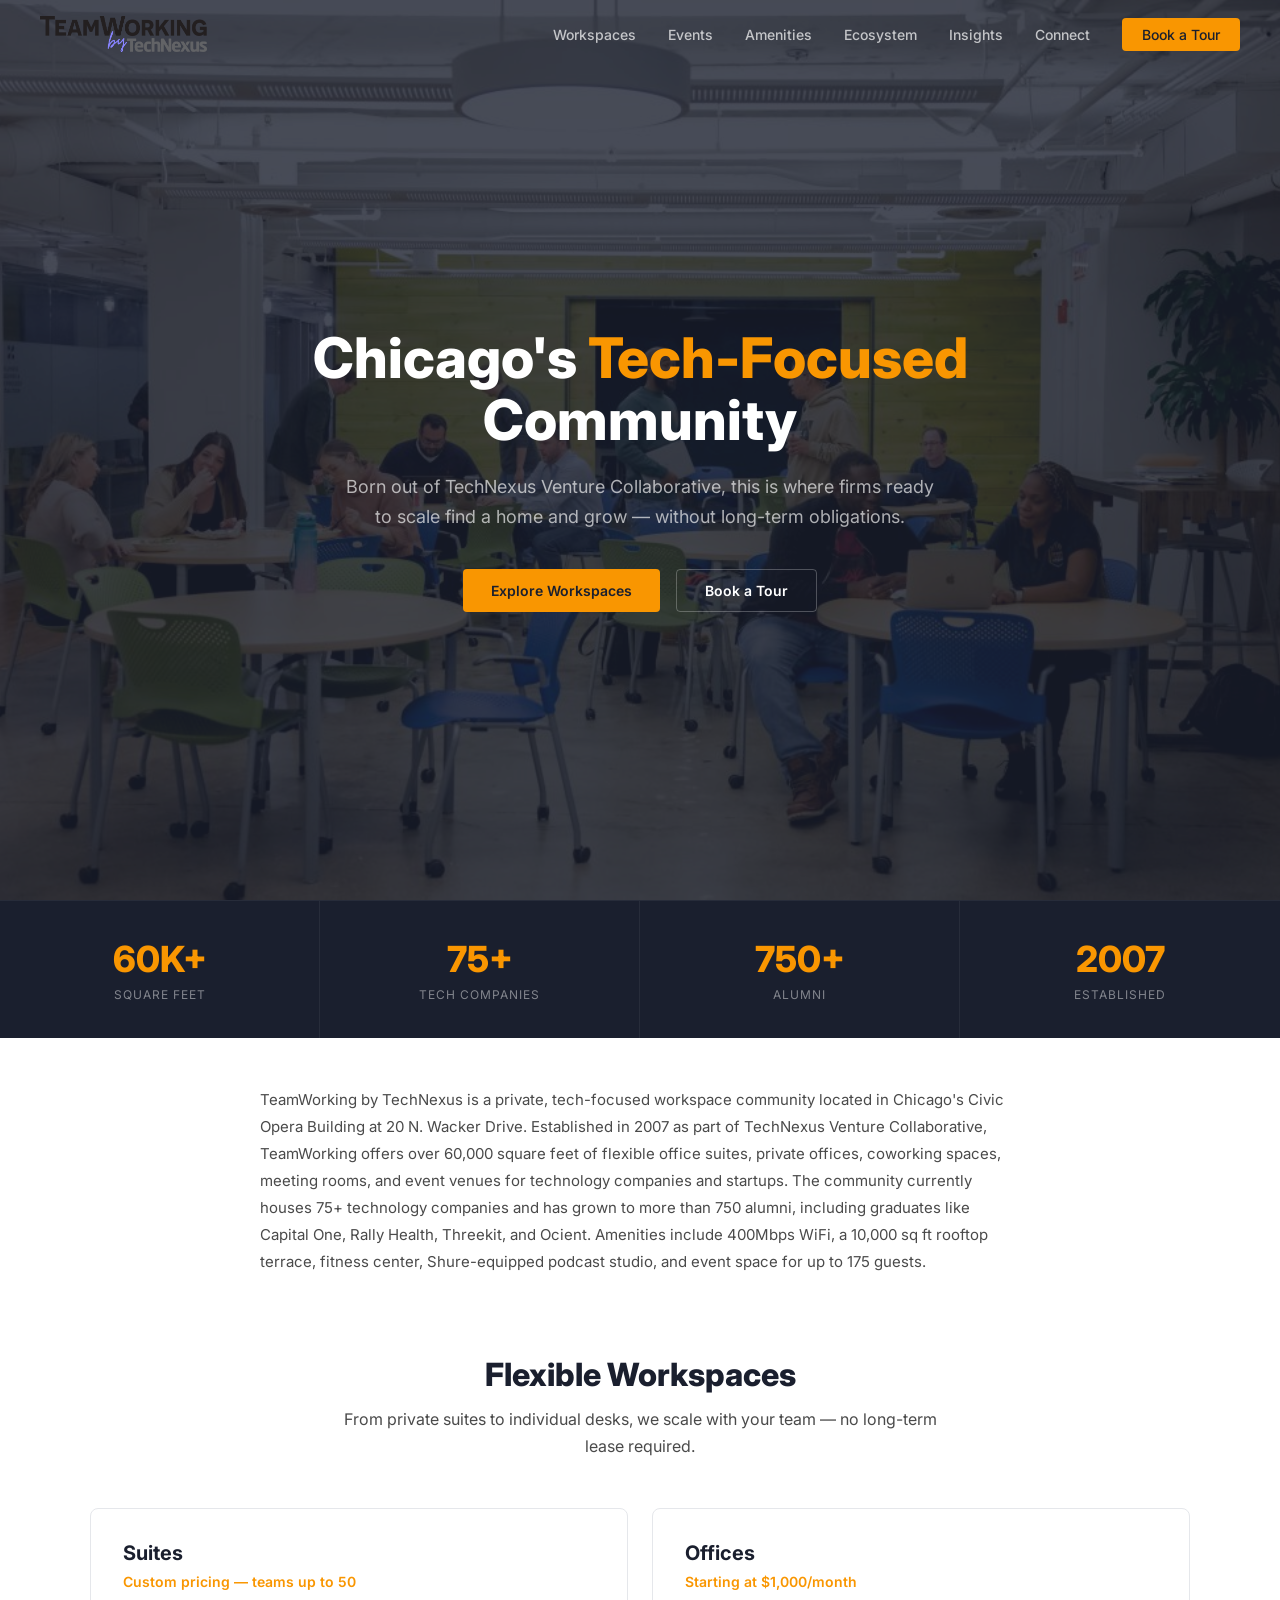
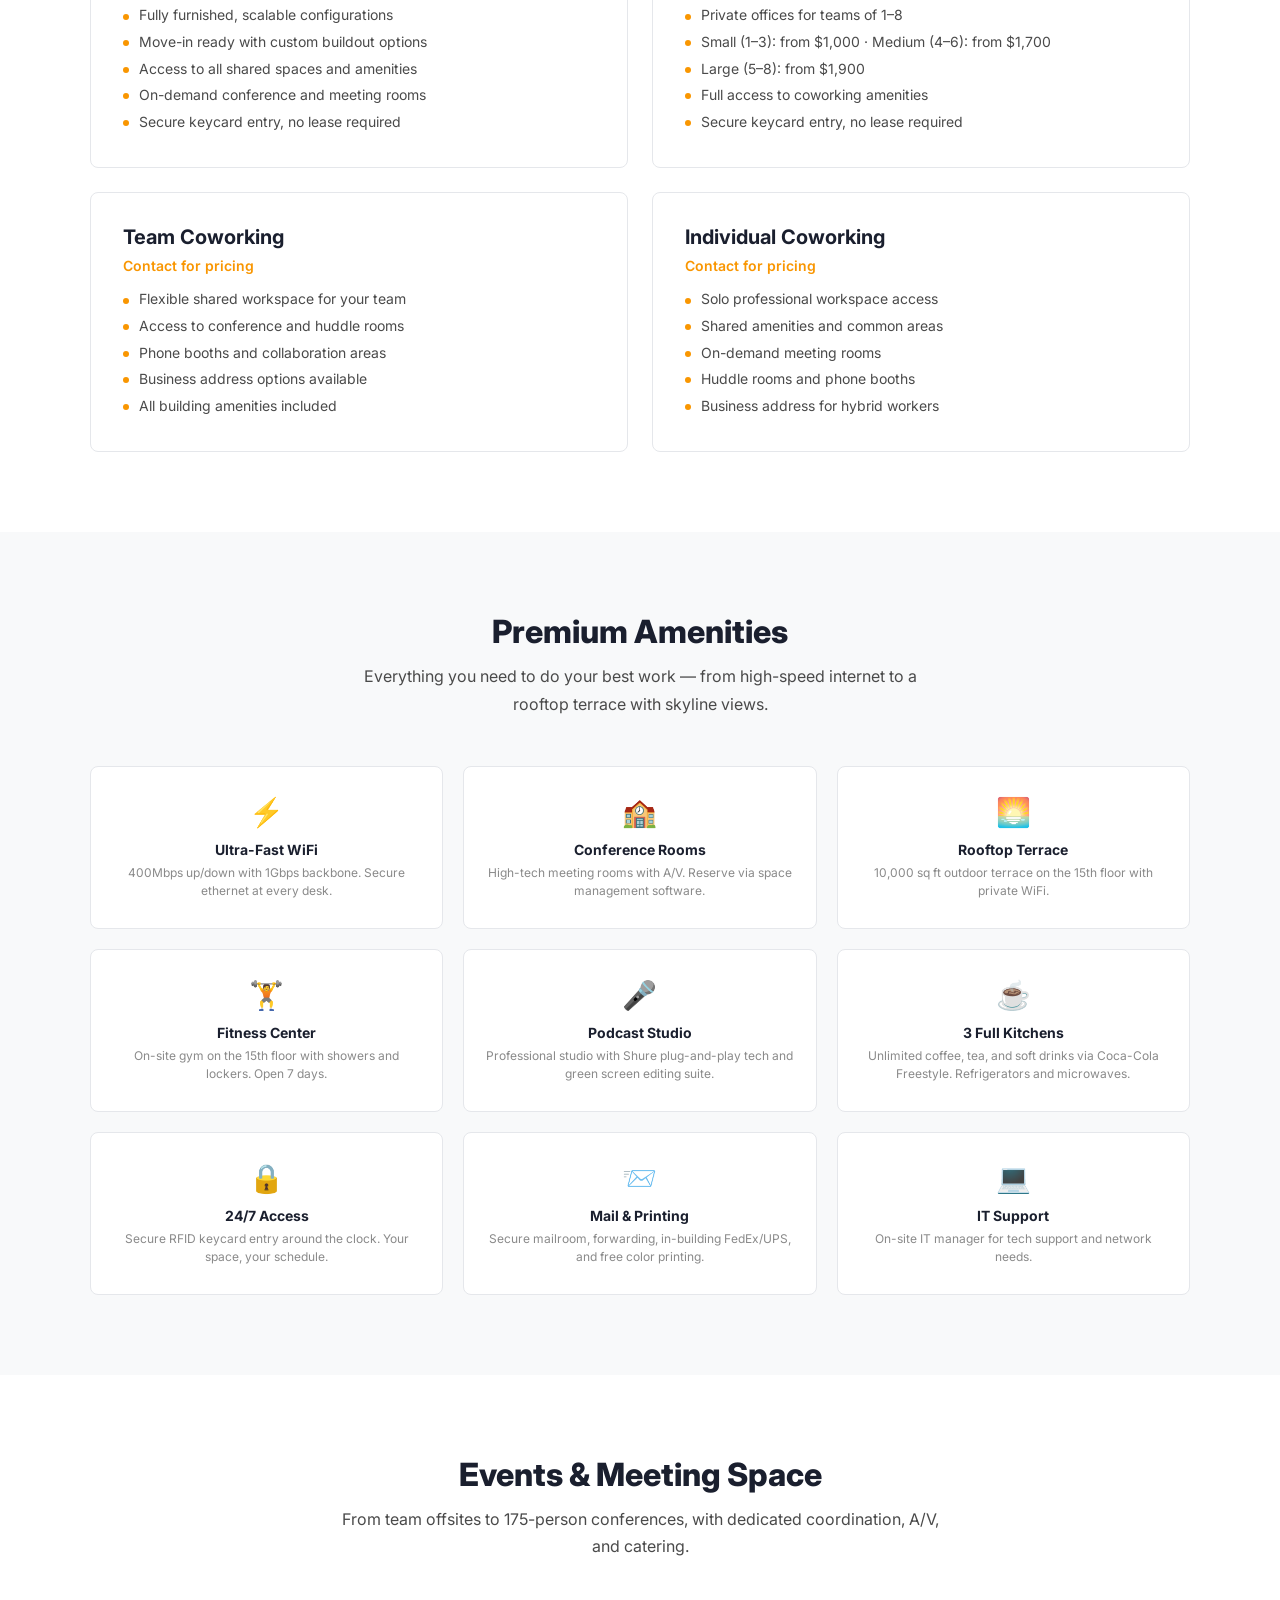
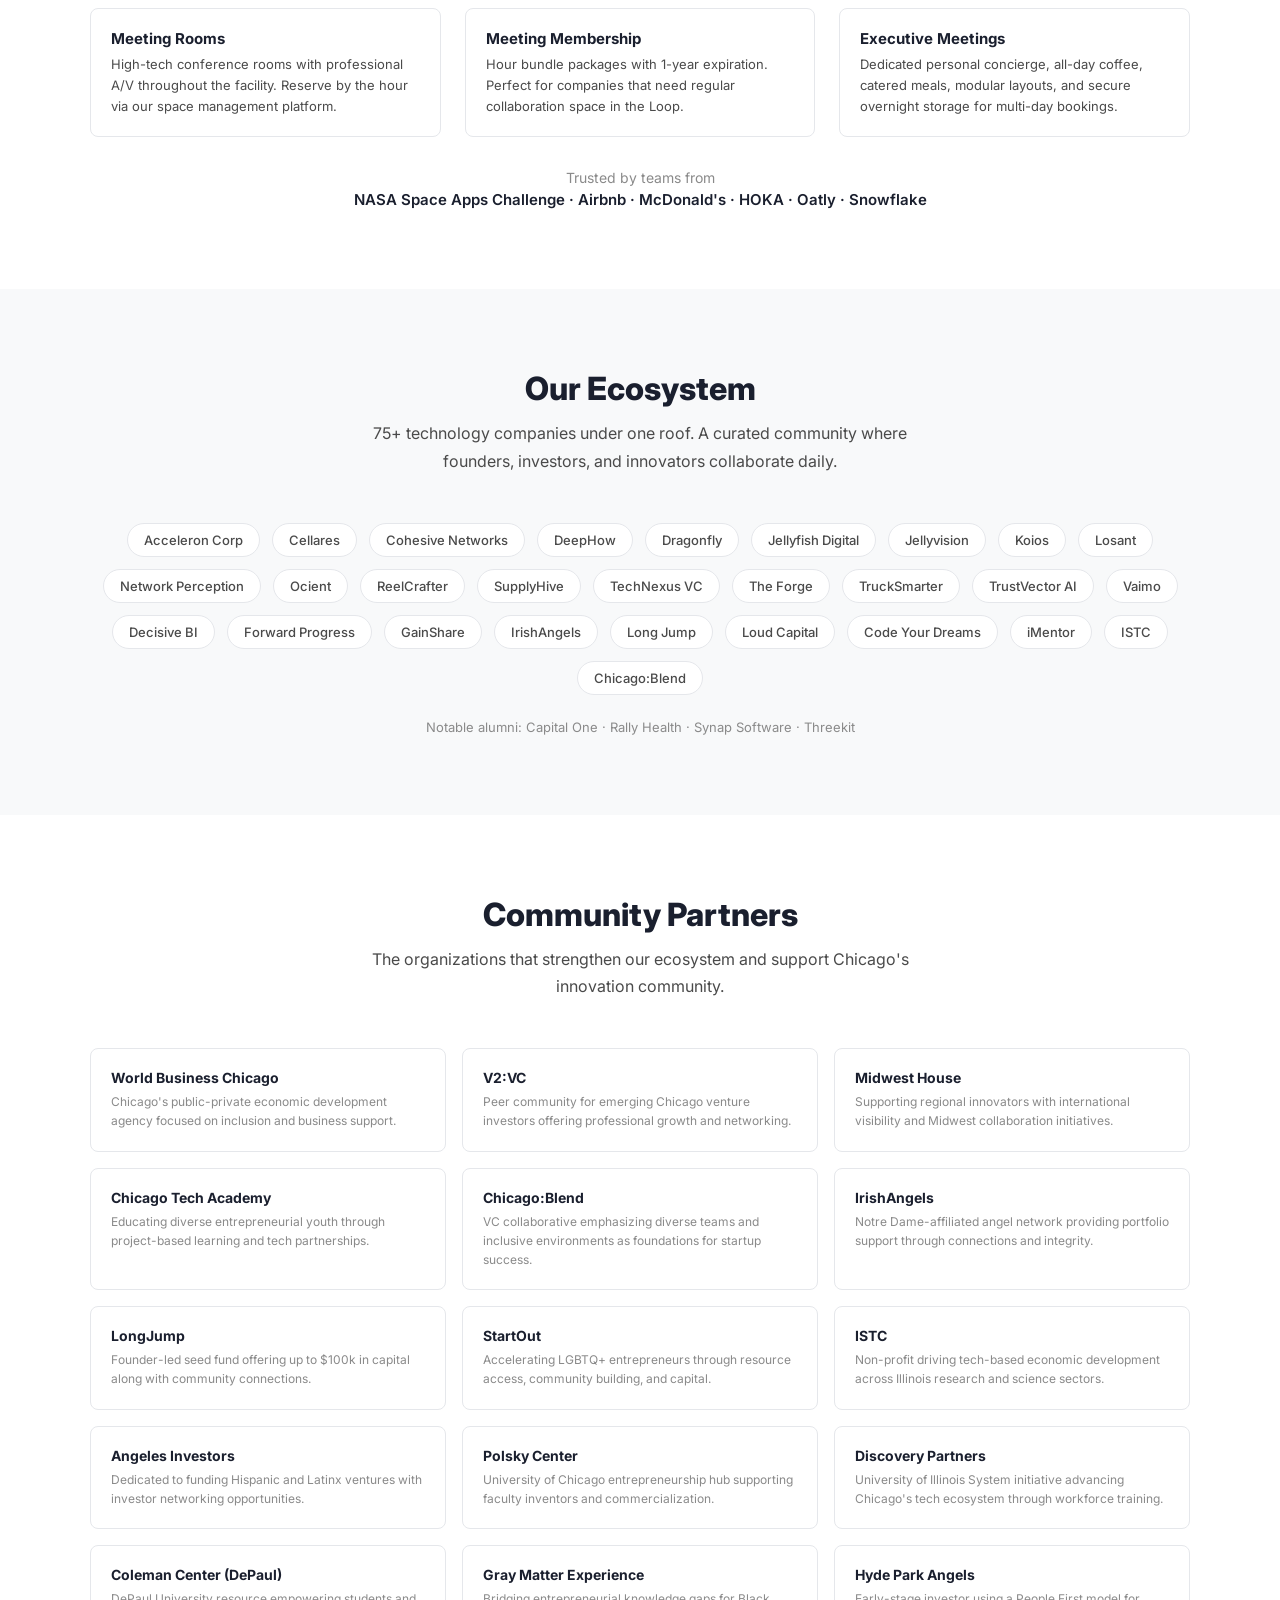
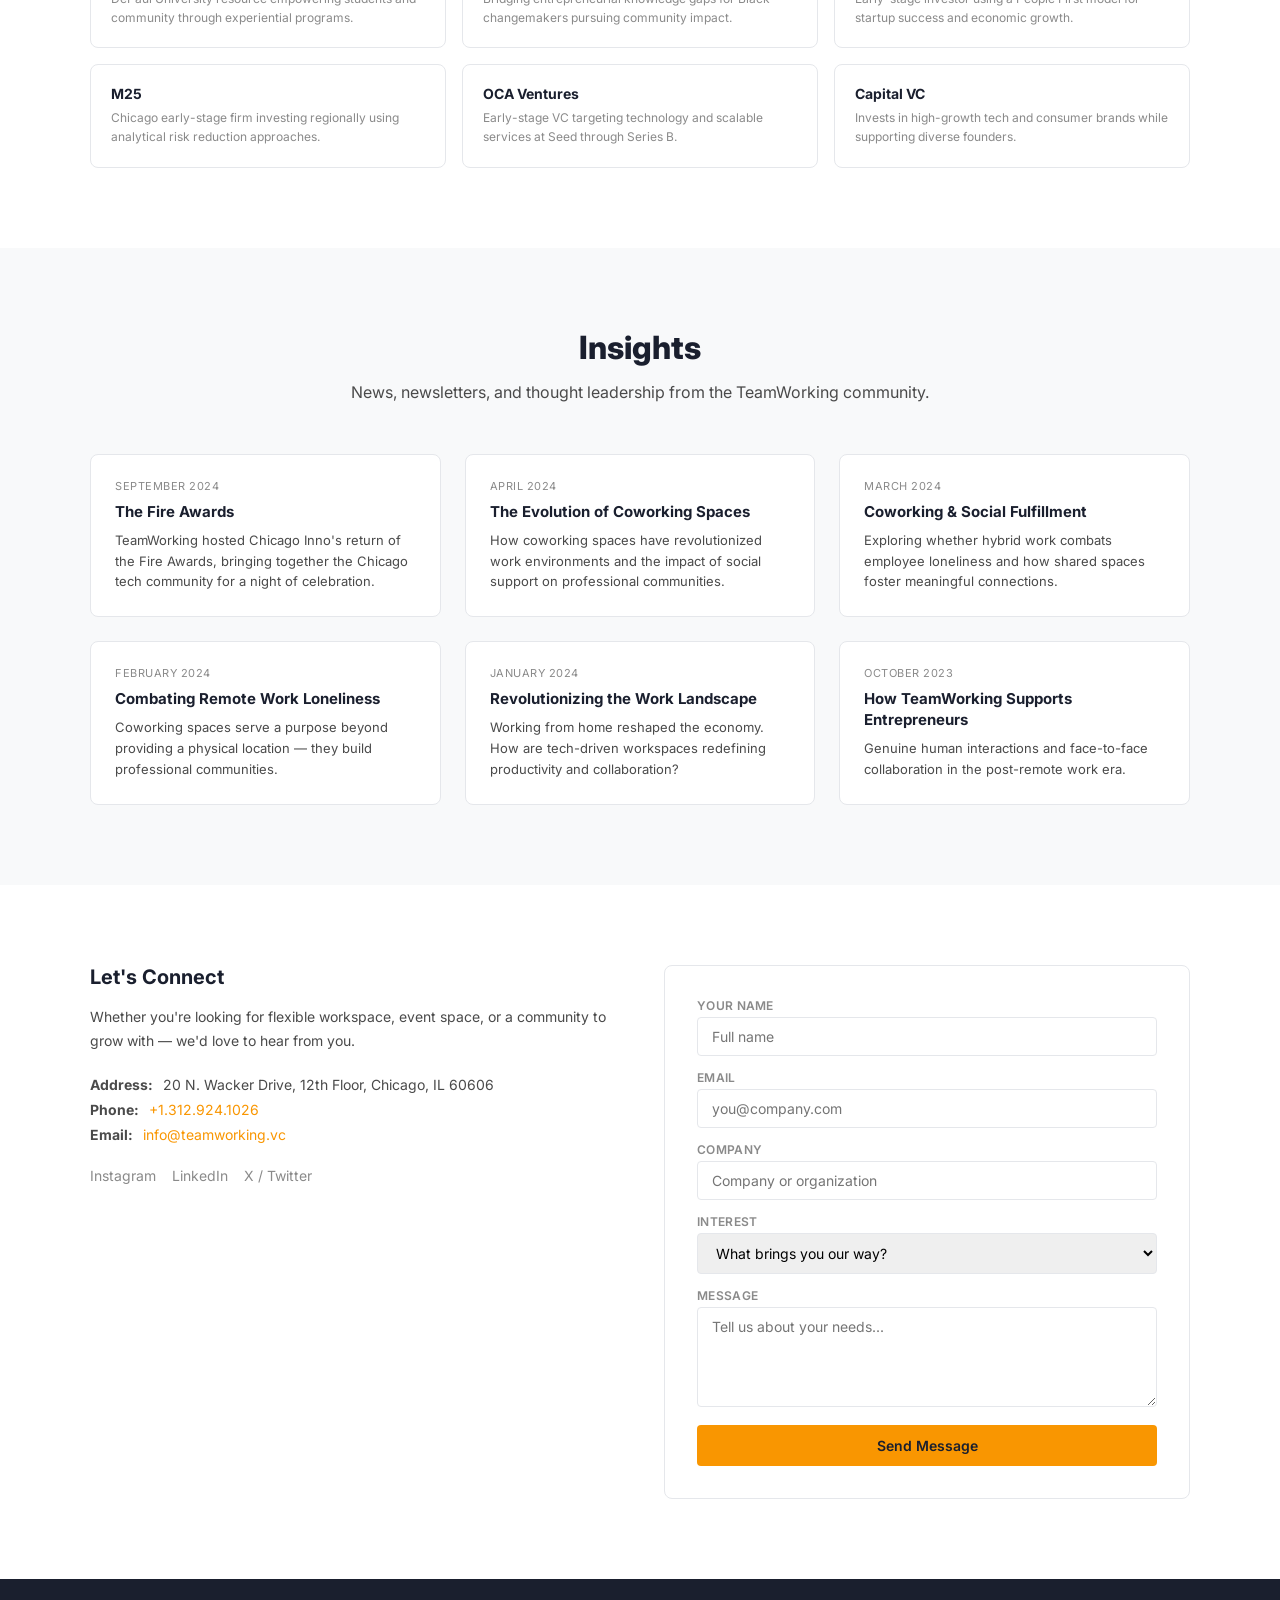
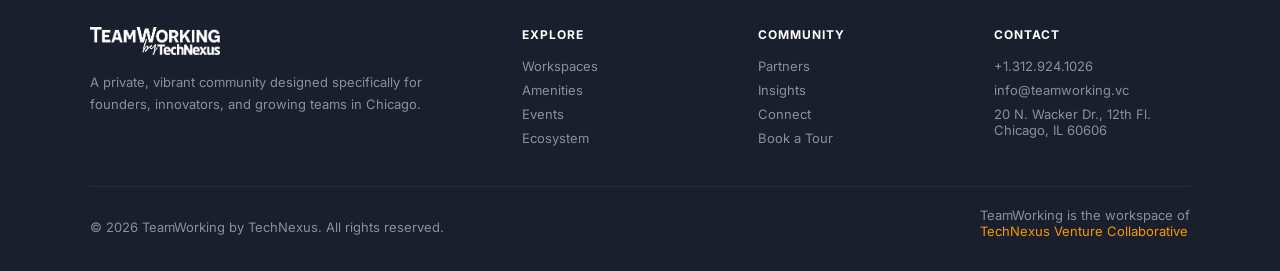
<file: index.html>
<!DOCTYPE html>
<html lang="en">
<head>
<meta charset="UTF-8">
<meta name="viewport" content="width=device-width, initial-scale=1.0">
<title>TeamWorking by TechNexus — Chicago's Tech-Focused Workspace Community</title>
<meta name="description" content="TeamWorking is a private, vibrant workspace community for founders, innovators, and growing tech teams in Chicago. 60,000+ sq ft in the Civic Opera Building. 75+ companies. 750+ alumni.">
<meta name="keywords" content="coworking Chicago, tech workspace, shared office Chicago, startup office, TeamWorking, TechNexus, Civic Opera Building, flexible office">
<link rel="canonical" href="https://teamworking.technexus.com/">
<meta property="og:title" content="TeamWorking by TechNexus — Chicago's Tech-Focused Workspace Community">
<meta property="og:description" content="Where Chicago's tech community gathers. Flexible workspaces, meeting rooms, and a vibrant ecosystem of 75+ companies in the Civic Opera Building.">
<meta property="og:url" content="https://teamworking.technexus.com/">
<meta property="og:type" content="website">
<meta name="twitter:card" content="summary_large_image">
<link rel="preconnect" href="https://fonts.googleapis.com">
<link href="https://fonts.googleapis.com/css2?family=Inter:wght@400;500;600;700;800&display=swap" rel="stylesheet">
<style>
:root {
  --dark: #1a1f2e;
  --blue: #2563eb;
  --blue-light: #3b82f6;
  --orange: #F99601;
  --bg: #ffffff;
  --bg-alt: #f8f9fa;
  --text: #1a1f2e;
  --text-body: #4a4a4a;
  --text-muted: #8a8a8a;
  --rule: #e5e7eb;
}
*{margin:0;padding:0;box-sizing:border-box;}
html{scroll-behavior:smooth;}
body{font-family:'Inter',sans-serif;color:var(--text);background:var(--bg);-webkit-font-smoothing:antialiased;}
a{text-decoration:none;color:inherit;}
img{max-width:100%;display:block;}

/* Nav */
.nav{position:fixed;top:0;left:0;right:0;z-index:100;padding:16px 40px;display:flex;align-items:center;justify-content:space-between;transition:0.3s;}
.nav.scrolled{background:rgba(26,31,46,0.97);backdrop-filter:blur(12px);box-shadow:0 2px 20px rgba(0,0,0,0.15);}
.nav-logo img{height:36px;}
.nav-links{display:flex;align-items:center;gap:32px;}
.nav-links a{color:rgba(255,255,255,0.7);font-size:14px;font-weight:500;transition:0.2s;}
.nav-links a:hover{color:#fff;}
.nav-cta{background:var(--orange);color:var(--dark)!important;padding:8px 20px;border-radius:4px;font-weight:600;font-size:13px;}
.nav-cta:hover{background:#ffaa1a;}

/* Hero */
.hero{min-height:100vh;background:var(--dark);display:flex;align-items:center;justify-content:center;text-align:center;padding:120px 40px 80px;position:relative;overflow:hidden;}
.hero::before{content:'';position:absolute;inset:0;background:url('/images/hero.jpg') center/cover;opacity:0.2;}
.hero-content{position:relative;z-index:1;max-width:800px;}
.hero h1{font-size:clamp(36px,5vw,56px);font-weight:800;color:#fff;line-height:1.1;margin-bottom:20px;}
.hero h1 span{color:var(--orange);}
.hero p{font-size:18px;line-height:1.7;color:rgba(255,255,255,0.65);margin-bottom:36px;max-width:600px;margin-left:auto;margin-right:auto;}
.hero-actions{display:flex;gap:16px;justify-content:center;flex-wrap:wrap;}
.btn{display:inline-flex;align-items:center;gap:8px;padding:12px 28px;border-radius:4px;font-size:14px;font-weight:600;border:none;cursor:pointer;transition:0.2s;font-family:inherit;}
.btn-primary{background:var(--orange);color:var(--dark);}
.btn-primary:hover{background:#ffaa1a;transform:translateY(-1px);}
.btn-outline{background:transparent;color:#fff;border:1px solid rgba(255,255,255,0.25);}
.btn-outline:hover{border-color:#fff;color:#fff;}

/* Stats bar */
.stats-bar{display:grid;grid-template-columns:repeat(4,1fr);background:var(--dark);border-top:1px solid rgba(255,255,255,0.06);}
.stat{text-align:center;padding:36px 20px;border-right:1px solid rgba(255,255,255,0.06);}
.stat:last-child{border-right:none;}
.stat .num{font-size:36px;font-weight:800;color:var(--orange);}
.stat .label{font-size:12px;color:rgba(255,255,255,0.45);text-transform:uppercase;letter-spacing:1px;margin-top:6px;}

/* Sections */
.section{padding:80px 40px;}
.section-alt{background:var(--bg-alt);}
.container{max-width:1100px;margin:0 auto;}
.section-header{text-align:center;margin-bottom:48px;}
.section-header h2{font-size:32px;font-weight:800;margin-bottom:12px;}
.section-header p{font-size:16px;color:var(--text-body);max-width:600px;margin:0 auto;line-height:1.7;}

/* Workspaces grid */
.ws-grid{display:grid;grid-template-columns:repeat(2,1fr);gap:24px;}
.ws-card{background:var(--bg);border:1px solid var(--rule);border-radius:8px;padding:32px;transition:0.2s;}
.ws-card:hover{box-shadow:0 8px 30px rgba(0,0,0,0.06);transform:translateY(-2px);}
.ws-card h3{font-size:20px;font-weight:700;margin-bottom:8px;}
.ws-card .price{font-size:14px;color:var(--orange);font-weight:600;margin-bottom:12px;}
.ws-card ul{list-style:none;font-size:14px;color:var(--text-body);line-height:1.9;}
.ws-card ul li::before{content:'';display:inline-block;width:6px;height:6px;border-radius:50%;background:var(--orange);margin-right:10px;vertical-align:middle;}

/* Amenities */
.amenities-grid{display:grid;grid-template-columns:repeat(3,1fr);gap:20px;}
.amenity{text-align:center;padding:28px 20px;background:var(--bg);border:1px solid var(--rule);border-radius:8px;}
.amenity .icon{font-size:28px;margin-bottom:12px;}
.amenity h4{font-size:14px;font-weight:700;margin-bottom:6px;}
.amenity p{font-size:12px;color:var(--text-muted);line-height:1.5;}

/* Ecosystem */
.eco-logos{display:flex;flex-wrap:wrap;gap:12px;justify-content:center;}
.eco-tag{background:var(--bg);border:1px solid var(--rule);padding:8px 16px;border-radius:20px;font-size:13px;font-weight:500;color:var(--text-body);}

/* Events */
.events-grid{display:grid;grid-template-columns:repeat(3,1fr);gap:24px;}
.event-card{background:var(--bg);border:1px solid var(--rule);border-radius:8px;overflow:hidden;transition:0.2s;}
.event-card:hover{box-shadow:0 8px 30px rgba(0,0,0,0.06);}
.event-card .event-body{padding:20px;}
.event-card h4{font-size:15px;font-weight:700;margin-bottom:6px;}
.event-card p{font-size:13px;color:var(--text-body);line-height:1.6;}

/* Community Partners */
.partners-grid{display:grid;grid-template-columns:repeat(3,1fr);gap:16px;}
.partner{background:var(--bg);border:1px solid var(--rule);border-radius:8px;padding:20px;transition:0.2s;}
.partner:hover{box-shadow:0 4px 20px rgba(0,0,0,0.05);}
.partner h4{font-size:14px;font-weight:700;margin-bottom:6px;}
.partner p{font-size:12px;color:var(--text-muted);line-height:1.6;}

/* Blog */
.blog-grid{display:grid;grid-template-columns:repeat(3,1fr);gap:24px;}
.blog-card{background:var(--bg);border:1px solid var(--rule);border-radius:8px;padding:24px;transition:0.2s;}
.blog-card:hover{box-shadow:0 8px 30px rgba(0,0,0,0.06);}
.blog-card .date{font-size:11px;color:var(--text-muted);text-transform:uppercase;letter-spacing:0.5px;margin-bottom:8px;}
.blog-card h4{font-size:15px;font-weight:700;margin-bottom:8px;line-height:1.4;}
.blog-card p{font-size:13px;color:var(--text-body);line-height:1.6;}

/* Contact */
.contact-grid{display:grid;grid-template-columns:1fr 1fr;gap:48px;align-items:start;}
.contact-info h3{font-size:20px;font-weight:700;margin-bottom:16px;}
.contact-info p{font-size:14px;color:var(--text-body);line-height:1.7;margin-bottom:12px;}
.contact-info .detail{display:flex;align-items:center;gap:10px;font-size:14px;color:var(--text-body);margin-bottom:8px;}
.contact-form{background:var(--bg);border:1px solid var(--rule);border-radius:8px;padding:32px;}
.contact-form input,.contact-form select,.contact-form textarea{width:100%;padding:10px 14px;border:1px solid var(--rule);border-radius:4px;font-family:inherit;font-size:14px;margin-bottom:14px;transition:0.2s;}
.contact-form input:focus,.contact-form select:focus,.contact-form textarea:focus{outline:none;border-color:var(--orange);box-shadow:0 0 0 2px rgba(249,150,1,0.12);}
.contact-form textarea{min-height:100px;resize:vertical;}
.contact-form label{display:block;font-size:12px;font-weight:600;color:var(--text-muted);margin-bottom:4px;text-transform:uppercase;letter-spacing:0.3px;}

/* Footer */
.footer{background:var(--dark);color:rgba(255,255,255,0.5);padding:48px 40px 24px;font-size:13px;}
.footer-grid{display:grid;grid-template-columns:2fr 1fr 1fr 1fr;gap:40px;max-width:1100px;margin:0 auto;}
.footer h4{color:#fff;font-size:12px;font-weight:700;text-transform:uppercase;letter-spacing:1px;margin-bottom:16px;}
.footer a{color:rgba(255,255,255,0.5);transition:0.2s;display:block;margin-bottom:8px;}
.footer a:hover{color:var(--orange);}
.footer-bottom{max-width:1100px;margin:32px auto 0;padding-top:20px;border-top:1px solid rgba(255,255,255,0.06);display:flex;justify-content:space-between;align-items:center;}
.footer-bottom .tn-link{color:var(--orange);}

/* Entity definition (LLMO) */
.entity-def{max-width:800px;margin:0 auto;padding:0 20px;font-size:15px;line-height:1.8;color:var(--text-body);}

/* Responsive */
@media(max-width:768px){
  .nav{padding:12px 20px;}
  .nav-links a:not(.nav-cta){display:none;}
  .hero{padding:100px 20px 60px;}
  .stats-bar{grid-template-columns:repeat(2,1fr);}
  .section{padding:60px 20px;}
  .ws-grid,.amenities-grid,.events-grid,.partners-grid,.blog-grid{grid-template-columns:1fr;}
  .contact-grid{grid-template-columns:1fr;}
  .footer-grid{grid-template-columns:1fr 1fr;}
}

/* Fade-in */
.fade-in{opacity:0;transform:translateY(20px);transition:opacity 0.6s,transform 0.6s;}
.fade-in.visible{opacity:1;transform:translateY(0);}
</style>

<!-- JSON-LD: Organization -->
<script type="application/ld+json">
{
  "@context": "https://schema.org",
  "@type": "CoworkingSpace",
  "name": "TeamWorking by TechNexus",
  "description": "Chicago's tech-focused workspace community. A private, vibrant community for founders, innovators, and growing tech teams in Chicago's Civic Opera Building.",
  "url": "https://teamworking.technexus.com",
  "telephone": "+1-312-924-1026",
  "email": "info@teamworking.vc",
  "address": {
    "@type": "PostalAddress",
    "streetAddress": "20 N. Wacker Drive, 12th Floor",
    "addressLocality": "Chicago",
    "addressRegion": "IL",
    "postalCode": "60606",
    "addressCountry": "US"
  },
  "parentOrganization": {
    "@type": "Organization",
    "name": "TechNexus Venture Collaborative",
    "url": "https://www.technexus.com"
  },
  "amenityFeature": [
    {"@type": "LocationFeatureSpecification", "name": "High-Speed WiFi", "value": "400Mbps"},
    {"@type": "LocationFeatureSpecification", "name": "Meeting Rooms"},
    {"@type": "LocationFeatureSpecification", "name": "Event Space", "value": "Up to 175 guests"},
    {"@type": "LocationFeatureSpecification", "name": "Fitness Center"},
    {"@type": "LocationFeatureSpecification", "name": "Rooftop Terrace", "value": "10,000 sq ft"},
    {"@type": "LocationFeatureSpecification", "name": "Podcast Studio"}
  ],
  "floorSize": {"@type": "QuantitativeValue", "value": 60000, "unitCode": "FTK"},
  "foundingDate": "2007",
  "sameAs": [
    "https://www.instagram.com/teamworkingbytechnexus/",
    "https://www.linkedin.com/company/teamworking-by-technexus/"
  ]
}
</script>

<!-- JSON-LD: FAQPage -->
<script type="application/ld+json">
{
  "@context": "https://schema.org",
  "@type": "FAQPage",
  "mainEntity": [
    {
      "@type": "Question",
      "name": "What is TeamWorking by TechNexus?",
      "acceptedAnswer": {
        "@type": "Answer",
        "text": "TeamWorking is a private, tech-focused workspace community in Chicago's Civic Opera Building. Born from TechNexus Venture Collaborative, it offers 60,000+ sq ft of flexible office space, meeting rooms, event venues, and a vibrant ecosystem of 75+ technology companies."
      }
    },
    {
      "@type": "Question",
      "name": "Where is TeamWorking located?",
      "acceptedAnswer": {
        "@type": "Answer",
        "text": "TeamWorking is located at 20 N. Wacker Drive, 12th Floor, Chicago, IL 60606 — in the historic Civic Opera Building near Union Station, Ogilvie Transportation Center, and CTA lines."
      }
    },
    {
      "@type": "Question",
      "name": "What types of workspace does TeamWorking offer?",
      "acceptedAnswer": {
        "@type": "Answer",
        "text": "TeamWorking offers four workspace options: Private Suites for teams up to 50, Offices for teams up to 8 (starting at $1,000/month), Team Coworking for flexible team seating, and Individual Coworking for solo professionals. All options include no long-term lease requirements."
      }
    },
    {
      "@type": "Question",
      "name": "What amenities are included at TeamWorking?",
      "acceptedAnswer": {
        "@type": "Answer",
        "text": "Amenities include 400Mbps WiFi, conference rooms, a 10,000 sq ft rooftop terrace, fitness center, podcast studio with Shure equipment, 3 kitchens with unlimited beverages, wellness rooms, printing, mail services, and 24/7 keycard access."
      }
    }
  ]
}
</script>
</head>
<body>

<!-- Navigation -->
<nav class="nav" id="nav">
  <a href="/" class="nav-logo"><img src="/images/logo-color.png" alt="TeamWorking by TechNexus" style="height:36px;"></a>
  <div class="nav-links">
    <a href="#workspaces">Workspaces</a>
    <a href="#events">Events</a>
    <a href="#amenities">Amenities</a>
    <a href="#ecosystem">Ecosystem</a>
    <a href="#insights">Insights</a>
    <a href="#contact">Connect</a>
    <a href="https://calendly.com/teamworking/tour" target="_blank" class="nav-cta">Book a Tour</a>
  </div>
</nav>

<!-- Hero -->
<section class="hero">
  <div class="hero-content fade-in">
    <h1>Chicago's <span>Tech-Focused</span> Community</h1>
    <p>Born out of TechNexus Venture Collaborative, this is where firms ready to scale find a home and grow — without long-term obligations.</p>
    <div class="hero-actions">
      <a href="#workspaces" class="btn btn-primary">Explore Workspaces</a>
      <a href="https://calendly.com/teamworking/tour" target="_blank" class="btn btn-outline">Book a Tour</a>
    </div>
  </div>
</section>

<!-- Stats -->
<div class="stats-bar">
  <div class="stat"><div class="num">60K+</div><div class="label">Square Feet</div></div>
  <div class="stat"><div class="num">75+</div><div class="label">Tech Companies</div></div>
  <div class="stat"><div class="num">750+</div><div class="label">Alumni</div></div>
  <div class="stat"><div class="num">2007</div><div class="label">Established</div></div>
</div>

<!-- Entity Definition (LLMO) -->
<div class="section" style="padding:48px 40px 0;">
  <div class="entity-def fade-in">
    <p>TeamWorking by TechNexus is a private, tech-focused workspace community located in Chicago's Civic Opera Building at 20 N. Wacker Drive. Established in 2007 as part of TechNexus Venture Collaborative, TeamWorking offers over 60,000 square feet of flexible office suites, private offices, coworking spaces, meeting rooms, and event venues for technology companies and startups. The community currently houses 75+ technology companies and has grown to more than 750 alumni, including graduates like Capital One, Rally Health, Threekit, and Ocient. Amenities include 400Mbps WiFi, a 10,000 sq ft rooftop terrace, fitness center, Shure-equipped podcast studio, and event space for up to 175 guests.</p>
  </div>
</div>

<!-- Workspaces -->
<section class="section" id="workspaces">
  <div class="container">
    <div class="section-header fade-in">
      <h2>Flexible Workspaces</h2>
      <p>From private suites to individual desks, we scale with your team — no long-term lease required.</p>
    </div>
    <div class="ws-grid">
      <div class="ws-card fade-in">
        <h3>Suites</h3>
        <div class="price">Custom pricing — teams up to 50</div>
        <ul>
          <li>Fully furnished, scalable configurations</li>
          <li>Move-in ready with custom buildout options</li>
          <li>Access to all shared spaces and amenities</li>
          <li>On-demand conference and meeting rooms</li>
          <li>Secure keycard entry, no lease required</li>
        </ul>
      </div>
      <div class="ws-card fade-in">
        <h3>Offices</h3>
        <div class="price">Starting at $1,000/month</div>
        <ul>
          <li>Private offices for teams of 1–8</li>
          <li>Small (1–3): from $1,000 · Medium (4–6): from $1,700</li>
          <li>Large (5–8): from $1,900</li>
          <li>Full access to coworking amenities</li>
          <li>Secure keycard entry, no lease required</li>
        </ul>
      </div>
      <div class="ws-card fade-in">
        <h3>Team Coworking</h3>
        <div class="price">Contact for pricing</div>
        <ul>
          <li>Flexible shared workspace for your team</li>
          <li>Access to conference and huddle rooms</li>
          <li>Phone booths and collaboration areas</li>
          <li>Business address options available</li>
          <li>All building amenities included</li>
        </ul>
      </div>
      <div class="ws-card fade-in">
        <h3>Individual Coworking</h3>
        <div class="price">Contact for pricing</div>
        <ul>
          <li>Solo professional workspace access</li>
          <li>Shared amenities and common areas</li>
          <li>On-demand meeting rooms</li>
          <li>Huddle rooms and phone booths</li>
          <li>Business address for hybrid workers</li>
        </ul>
      </div>
    </div>
  </div>
</section>

<!-- Amenities -->
<section class="section section-alt" id="amenities">
  <div class="container">
    <div class="section-header fade-in">
      <h2>Premium Amenities</h2>
      <p>Everything you need to do your best work — from high-speed internet to a rooftop terrace with skyline views.</p>
    </div>
    <div class="amenities-grid">
      <div class="amenity fade-in"><div class="icon">&#9889;</div><h4>Ultra-Fast WiFi</h4><p>400Mbps up/down with 1Gbps backbone. Secure ethernet at every desk.</p></div>
      <div class="amenity fade-in"><div class="icon">&#127979;</div><h4>Conference Rooms</h4><p>High-tech meeting rooms with A/V. Reserve via space management software.</p></div>
      <div class="amenity fade-in"><div class="icon">&#127749;</div><h4>Rooftop Terrace</h4><p>10,000 sq ft outdoor terrace on the 15th floor with private WiFi.</p></div>
      <div class="amenity fade-in"><div class="icon">&#127947;</div><h4>Fitness Center</h4><p>On-site gym on the 15th floor with showers and lockers. Open 7 days.</p></div>
      <div class="amenity fade-in"><div class="icon">&#127908;</div><h4>Podcast Studio</h4><p>Professional studio with Shure plug-and-play tech and green screen editing suite.</p></div>
      <div class="amenity fade-in"><div class="icon">&#9749;</div><h4>3 Full Kitchens</h4><p>Unlimited coffee, tea, and soft drinks via Coca-Cola Freestyle. Refrigerators and microwaves.</p></div>
      <div class="amenity fade-in"><div class="icon">&#128274;</div><h4>24/7 Access</h4><p>Secure RFID keycard entry around the clock. Your space, your schedule.</p></div>
      <div class="amenity fade-in"><div class="icon">&#128232;</div><h4>Mail & Printing</h4><p>Secure mailroom, forwarding, in-building FedEx/UPS, and free color printing.</p></div>
      <div class="amenity fade-in"><div class="icon">&#128187;</div><h4>IT Support</h4><p>On-site IT manager for tech support and network needs.</p></div>
    </div>
  </div>
</section>

<!-- Events -->
<section class="section" id="events">
  <div class="container">
    <div class="section-header fade-in">
      <h2>Events & Meeting Space</h2>
      <p>From team offsites to 175-person conferences, with dedicated coordination, A/V, and catering.</p>
    </div>
    <div class="events-grid">
      <div class="event-card fade-in">
        <div class="event-body">
          <h4>Meeting Rooms</h4>
          <p>High-tech conference rooms with professional A/V throughout the facility. Reserve by the hour via our space management platform.</p>
        </div>
      </div>
      <div class="event-card fade-in">
        <div class="event-body">
          <h4>Meeting Membership</h4>
          <p>Hour bundle packages with 1-year expiration. Perfect for companies that need regular collaboration space in the Loop.</p>
        </div>
      </div>
      <div class="event-card fade-in">
        <div class="event-body">
          <h4>Executive Meetings</h4>
          <p>Dedicated personal concierge, all-day coffee, catered meals, modular layouts, and secure overnight storage for multi-day bookings.</p>
        </div>
      </div>
    </div>
    <div style="text-align:center;margin-top:32px;" class="fade-in">
      <p style="font-size:14px;color:var(--text-muted);margin-bottom:4px;">Trusted by teams from</p>
      <p style="font-size:15px;font-weight:600;">NASA Space Apps Challenge &middot; Airbnb &middot; McDonald's &middot; HOKA &middot; Oatly &middot; Snowflake</p>
    </div>
  </div>
</section>

<!-- Ecosystem -->
<section class="section section-alt" id="ecosystem">
  <div class="container">
    <div class="section-header fade-in">
      <h2>Our Ecosystem</h2>
      <p>75+ technology companies under one roof. A curated community where founders, investors, and innovators collaborate daily.</p>
    </div>
    <div class="eco-logos fade-in">
      <span class="eco-tag">Acceleron Corp</span><span class="eco-tag">Cellares</span>
      <span class="eco-tag">Cohesive Networks</span><span class="eco-tag">DeepHow</span>
      <span class="eco-tag">Dragonfly</span><span class="eco-tag">Jellyfish Digital</span>
      <span class="eco-tag">Jellyvision</span><span class="eco-tag">Koios</span>
      <span class="eco-tag">Losant</span><span class="eco-tag">Network Perception</span>
      <span class="eco-tag">Ocient</span><span class="eco-tag">ReelCrafter</span>
      <span class="eco-tag">SupplyHive</span><span class="eco-tag">TechNexus VC</span>
      <span class="eco-tag">The Forge</span><span class="eco-tag">TruckSmarter</span>
      <span class="eco-tag">TrustVector AI</span><span class="eco-tag">Vaimo</span>
      <span class="eco-tag">Decisive BI</span><span class="eco-tag">Forward Progress</span>
      <span class="eco-tag">GainShare</span><span class="eco-tag">IrishAngels</span>
      <span class="eco-tag">Long Jump</span><span class="eco-tag">Loud Capital</span>
      <span class="eco-tag">Code Your Dreams</span><span class="eco-tag">iMentor</span>
      <span class="eco-tag">ISTC</span><span class="eco-tag">Chicago:Blend</span>
    </div>
    <div style="text-align:center;margin-top:24px;font-size:13px;color:var(--text-muted);" class="fade-in">
      Notable alumni: Capital One &middot; Rally Health &middot; Synap Software &middot; Threekit
    </div>
  </div>
</section>

<!-- Community Partners -->
<section class="section" id="partners">
  <div class="container">
    <div class="section-header fade-in">
      <h2>Community Partners</h2>
      <p>The organizations that strengthen our ecosystem and support Chicago's innovation community.</p>
    </div>
    <div class="partners-grid">
      <div class="partner fade-in"><h4>World Business Chicago</h4><p>Chicago's public-private economic development agency focused on inclusion and business support.</p></div>
      <div class="partner fade-in"><h4>V2:VC</h4><p>Peer community for emerging Chicago venture investors offering professional growth and networking.</p></div>
      <div class="partner fade-in"><h4>Midwest House</h4><p>Supporting regional innovators with international visibility and Midwest collaboration initiatives.</p></div>
      <div class="partner fade-in"><h4>Chicago Tech Academy</h4><p>Educating diverse entrepreneurial youth through project-based learning and tech partnerships.</p></div>
      <div class="partner fade-in"><h4>Chicago:Blend</h4><p>VC collaborative emphasizing diverse teams and inclusive environments as foundations for startup success.</p></div>
      <div class="partner fade-in"><h4>IrishAngels</h4><p>Notre Dame-affiliated angel network providing portfolio support through connections and integrity.</p></div>
      <div class="partner fade-in"><h4>LongJump</h4><p>Founder-led seed fund offering up to $100k in capital along with community connections.</p></div>
      <div class="partner fade-in"><h4>StartOut</h4><p>Accelerating LGBTQ+ entrepreneurs through resource access, community building, and capital.</p></div>
      <div class="partner fade-in"><h4>ISTC</h4><p>Non-profit driving tech-based economic development across Illinois research and science sectors.</p></div>
      <div class="partner fade-in"><h4>Angeles Investors</h4><p>Dedicated to funding Hispanic and Latinx ventures with investor networking opportunities.</p></div>
      <div class="partner fade-in"><h4>Polsky Center</h4><p>University of Chicago entrepreneurship hub supporting faculty inventors and commercialization.</p></div>
      <div class="partner fade-in"><h4>Discovery Partners</h4><p>University of Illinois System initiative advancing Chicago's tech ecosystem through workforce training.</p></div>
      <div class="partner fade-in"><h4>Coleman Center (DePaul)</h4><p>DePaul University resource empowering students and community through experiential programs.</p></div>
      <div class="partner fade-in"><h4>Gray Matter Experience</h4><p>Bridging entrepreneurial knowledge gaps for Black changemakers pursuing community impact.</p></div>
      <div class="partner fade-in"><h4>Hyde Park Angels</h4><p>Early-stage investor using a People First model for startup success and economic growth.</p></div>
      <div class="partner fade-in"><h4>M25</h4><p>Chicago early-stage firm investing regionally using analytical risk reduction approaches.</p></div>
      <div class="partner fade-in"><h4>OCA Ventures</h4><p>Early-stage VC targeting technology and scalable services at Seed through Series B.</p></div>
      <div class="partner fade-in"><h4>Capital VC</h4><p>Invests in high-growth tech and consumer brands while supporting diverse founders.</p></div>
    </div>
  </div>
</section>

<!-- Insights / Blog -->
<section class="section section-alt" id="insights">
  <div class="container">
    <div class="section-header fade-in">
      <h2>Insights</h2>
      <p>News, newsletters, and thought leadership from the TeamWorking community.</p>
    </div>
    <div class="blog-grid">
      <div class="blog-card fade-in">
        <div class="date">September 2024</div>
        <h4>The Fire Awards</h4>
        <p>TeamWorking hosted Chicago Inno's return of the Fire Awards, bringing together the Chicago tech community for a night of celebration.</p>
      </div>
      <div class="blog-card fade-in">
        <div class="date">April 2024</div>
        <h4>The Evolution of Coworking Spaces</h4>
        <p>How coworking spaces have revolutionized work environments and the impact of social support on professional communities.</p>
      </div>
      <div class="blog-card fade-in">
        <div class="date">March 2024</div>
        <h4>Coworking & Social Fulfillment</h4>
        <p>Exploring whether hybrid work combats employee loneliness and how shared spaces foster meaningful connections.</p>
      </div>
      <div class="blog-card fade-in">
        <div class="date">February 2024</div>
        <h4>Combating Remote Work Loneliness</h4>
        <p>Coworking spaces serve a purpose beyond providing a physical location — they build professional communities.</p>
      </div>
      <div class="blog-card fade-in">
        <div class="date">January 2024</div>
        <h4>Revolutionizing the Work Landscape</h4>
        <p>Working from home reshaped the economy. How are tech-driven workspaces redefining productivity and collaboration?</p>
      </div>
      <div class="blog-card fade-in">
        <div class="date">October 2023</div>
        <h4>How TeamWorking Supports Entrepreneurs</h4>
        <p>Genuine human interactions and face-to-face collaboration in the post-remote work era.</p>
      </div>
    </div>
  </div>
</section>

<!-- Contact -->
<section class="section" id="contact">
  <div class="container">
    <div class="contact-grid">
      <div class="contact-info fade-in">
        <h3>Let's Connect</h3>
        <p>Whether you're looking for flexible workspace, event space, or a community to grow with — we'd love to hear from you.</p>
        <div style="margin-top:24px;">
          <div class="detail"><strong>Address:</strong> 20 N. Wacker Drive, 12th Floor, Chicago, IL 60606</div>
          <div class="detail"><strong>Phone:</strong> <a href="tel:+13129241026" style="color:var(--orange);">+1.312.924.1026</a></div>
          <div class="detail"><strong>Email:</strong> <a href="mailto:info@teamworking.vc" style="color:var(--orange);">info@teamworking.vc</a></div>
        </div>
        <div style="margin-top:24px;display:flex;gap:16px;">
          <a href="https://www.instagram.com/teamworkingbytechnexus/" target="_blank" style="color:var(--text-muted);font-size:14px;">Instagram</a>
          <a href="https://www.linkedin.com/company/teamworking-by-technexus/" target="_blank" style="color:var(--text-muted);font-size:14px;">LinkedIn</a>
          <a href="https://twitter.com/TechNexus" target="_blank" style="color:var(--text-muted);font-size:14px;">X / Twitter</a>
        </div>
      </div>
      <div class="contact-form fade-in">
        <form id="contact-form" onsubmit="submitContact(event)">
          <label>Your Name</label>
          <input type="text" name="name" required placeholder="Full name">
          <label>Email</label>
          <input type="email" name="email" required placeholder="you@company.com">
          <label>Company</label>
          <input type="text" name="company" placeholder="Company or organization">
          <label>Interest</label>
          <select name="interest">
            <option value="">What brings you our way?</option>
            <option>Flexible office space</option>
            <option>Team retreat or offsite</option>
            <option>Meeting or event venue</option>
            <option>Individual coworking</option>
            <option>Partnership opportunity</option>
            <option>General inquiry</option>
          </select>
          <label>Message</label>
          <textarea name="message" placeholder="Tell us about your needs..."></textarea>
          <button type="submit" class="btn btn-primary" style="width:100%;justify-content:center;">Send Message</button>
        </form>
        <div id="form-success" style="display:none;text-align:center;padding:32px;color:var(--text-body);">
          <div style="font-size:24px;margin-bottom:12px;">&#10003;</div>
          <p style="font-weight:600;">Thanks! We'll be in touch soon.</p>
        </div>
      </div>
    </div>
  </div>
</section>

<!-- Footer -->
<footer class="footer">
  <div class="footer-grid">
    <div>
      <img src="/images/logo-color.png" alt="TeamWorking" style="height:28px;margin-bottom:16px;filter:brightness(0) invert(1);">
      <p style="line-height:1.7;">A private, vibrant community designed specifically for founders, innovators, and growing teams in Chicago.</p>
    </div>
    <div>
      <h4>Explore</h4>
      <a href="#workspaces">Workspaces</a>
      <a href="#amenities">Amenities</a>
      <a href="#events">Events</a>
      <a href="#ecosystem">Ecosystem</a>
    </div>
    <div>
      <h4>Community</h4>
      <a href="#partners">Partners</a>
      <a href="#insights">Insights</a>
      <a href="#contact">Connect</a>
      <a href="https://calendly.com/teamworking/tour" target="_blank">Book a Tour</a>
    </div>
    <div>
      <h4>Contact</h4>
      <a href="tel:+13129241026">+1.312.924.1026</a>
      <a href="mailto:info@teamworking.vc">info@teamworking.vc</a>
      <p style="margin-top:8px;">20 N. Wacker Dr., 12th Fl.<br>Chicago, IL 60606</p>
    </div>
  </div>
  <div class="footer-bottom">
    <span>&copy; 2026 TeamWorking by TechNexus. All rights reserved.</span>
    <span>TeamWorking is the workspace of <a href="https://www.technexus.com" class="tn-link">TechNexus Venture Collaborative</a></span>
  </div>
</footer>

<script>
// Scroll nav
const nav = document.getElementById('nav');
window.addEventListener('scroll', () => nav.classList.toggle('scrolled', window.scrollY > 60));

// Fade-in on scroll
const observer = new IntersectionObserver((entries) => {
  entries.forEach(e => { if (e.isIntersecting) e.target.classList.add('visible'); });
}, { threshold: 0.1 });
document.querySelectorAll('.fade-in').forEach(el => observer.observe(el));

// Contact form
function submitContact(e) {
  e.preventDefault();
  const form = e.target;
  const data = Object.fromEntries(new FormData(form));
  // POST to server
  fetch('/api/contact', {
    method: 'POST', headers: {'Content-Type':'application/json'},
    body: JSON.stringify(data)
  }).then(() => {
    form.style.display = 'none';
    document.getElementById('form-success').style.display = '';
  }).catch(() => {
    form.style.display = 'none';
    document.getElementById('form-success').style.display = '';
  });
}
</script>
</body>
</html>
</file>
